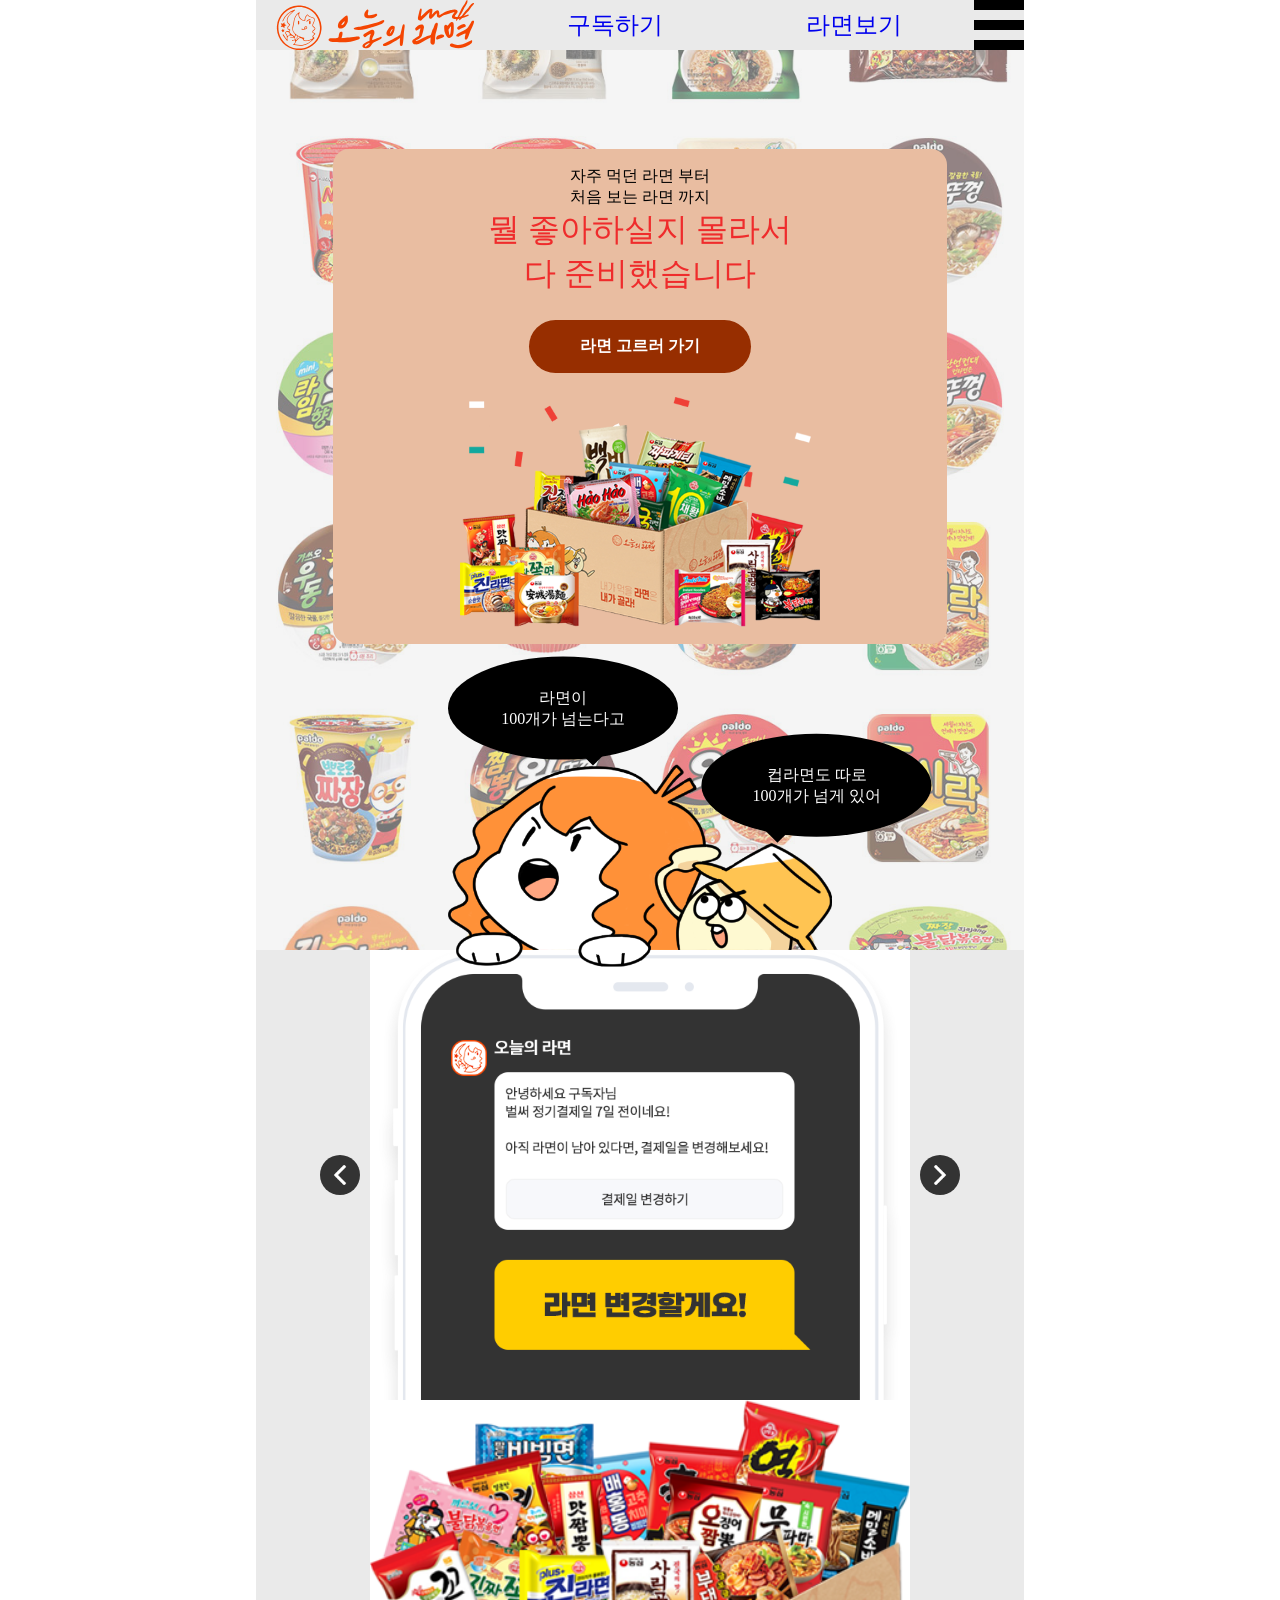
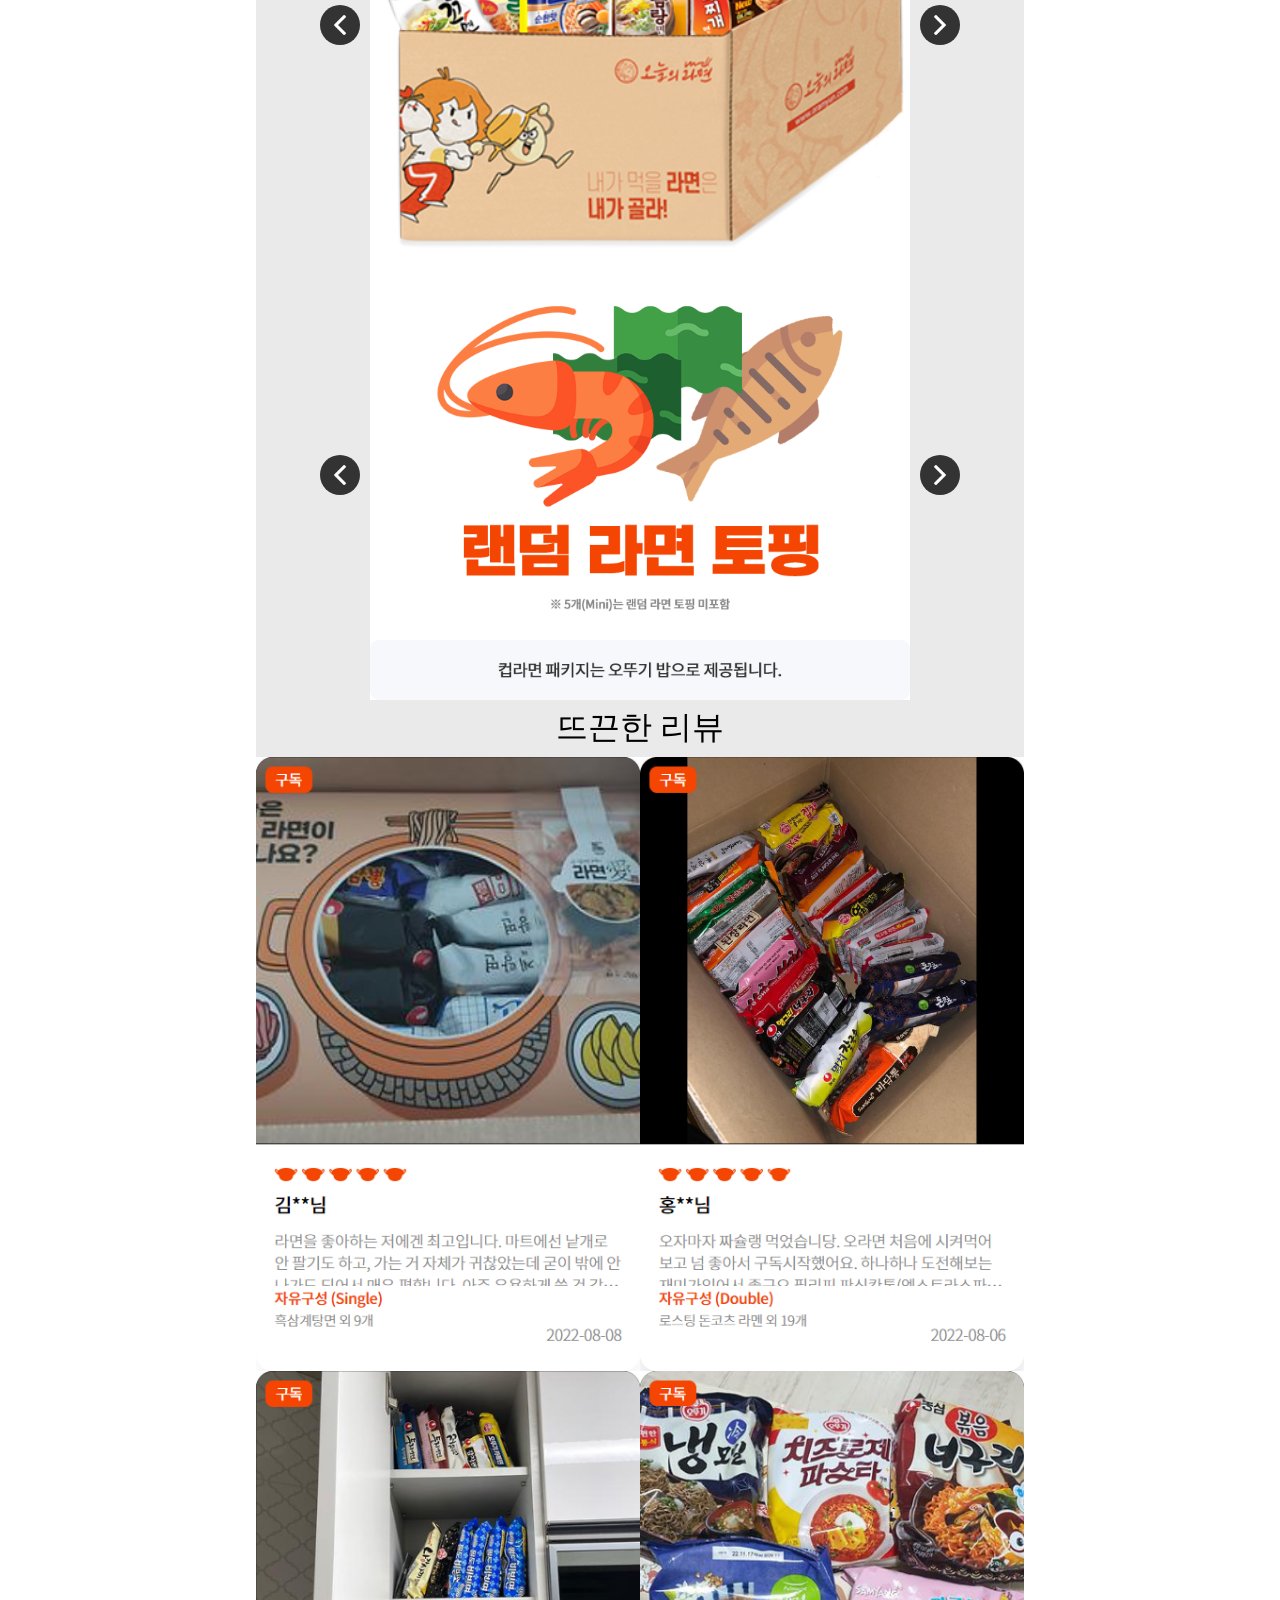
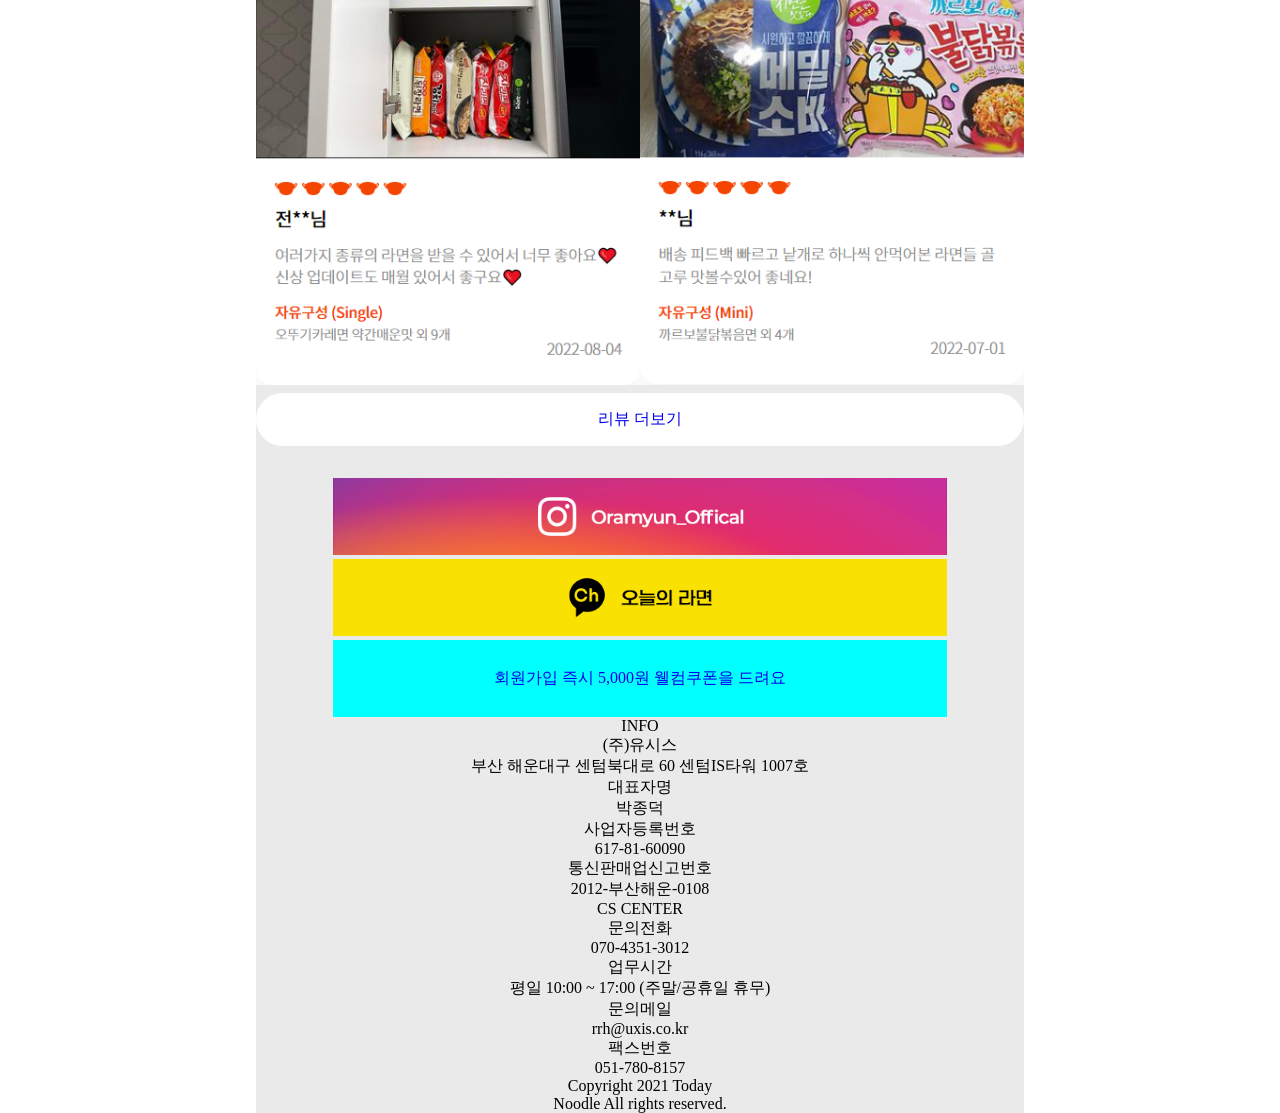
<file: index.html>
<!DOCTYPE html>
<html lang="en">
<head>
    <meta charset="UTF-8">
    <meta http-equiv="X-UA-Compatible" content="IE=edge">
    <meta name="viewport" content="width=device-width, initial-scale=1.0">
    <title>index4</title>
    <link rel="stylesheet" href="reset.css">
    <link rel="stylesheet" href="common.css">
</head>
<body>
    <div class="wrap">
        <!-- header -->
        <header>
            <div class="hd">
                <h1><a href="#"><img src="./img/logo.svg" alt="로고"></a></h1>
                <a href="#">구독하기</a>
                <a href="#">라면보기</a>
                <div class="ham">
                    <span></span>
                    <span></span>
                    <span></span>
                </div>
            </div>
        </header>
        <!-- sec1 -->
        <section class="sec1">
            <div class="ment">
                <div class="mentxt">
                    <div class="mentxt1">
                    <p>자주 먹던 라면 부터</p>
                    <p>처음 보는 라면 까지</p>
                    </div>
                    <div class="mentxt2">
                    <strong>뭘 좋아하실지 몰라서<br>다 준비했습니다</strong>
                    </div>
                </div>
                <div class="mentimg">
                    <a href="#">라면 고르러 가기</a>
                    <div class="boximg"><img src="./img/sec1_box.png" alt="첫상자"></div>
                </div>
            </div>
            <div class="bubble">
                <div class="bubbleimg">
                    <div class="bubtxt1">
                        <p>라면이<br>100개가 넘는다고</p>
                    </div>
                    <div class="bubtxt2">
                        <p>컵라면도 따로<br>
                        100개가 넘게 있어</p>
                    </div>
                    <img src="./img/sec1_charac.png" alt="말풍선캐릭터">
                </div>
            </div>
        </section>
        <!-- sec2 -->
        <section class="sec2">
            <div class="slidebox">
                <input type="radio" name="slide" id="slide01" checked>
                <input type="radio" name="slide" id="slide02">
                <input type="radio" name="slide" id="slide03">
                <input type="radio" name="slide" id="slide04">
                <ul class="slidelist">
                    <li class="slideitem">
                        <a><img src="./img/sec2slide1.png" alt="섹2슬1"></a>
                    </li>
                    <li class="slideitem">
                        <a><img src="./img/sec2slide2.png" alt="섹2슬2"></a>
                    </li>
                    <li class="slideitem">
                        <a><img src="./img/sec2slide3.png" alt="섹2슬3"></a>
                    </li>
                    <li class="slideitem">
                        <a><img src="./img/sec2slide4.png" alt="섹2슬4"></a>
                    </li>                    
                </ul>
                <div class="slide-control">
                    <div class="control01">
                        <label for="slide04" class="prev"></label>
                        <label for="slide02" class="next"></label>
                    </div>
                    <div class="control02">
                        <label for="slide01" class="prev"></label>
                        <label for="slide03" class="next"></label>
                    </div>
                    <div class="control03">
                        <label for="slide02" class="prev"></label>
                        <label for="slide04" class="next"></label>
                    </div>
                    <div class="control04">
                        <label for="slide03" class="prev"></label>
                        <label for="slide01" class="next"></label>
                    </div>
                </div>
            </div>
        </section>
        <!-- sec3 -->
        <section class="sec3">
            <div class="slidebox">
                <input type="radio" name="slide2" id="slide05" checked>
                <input type="radio" name="slide2" id="slide06">
                <input type="radio" name="slide2" id="slide07">
                <input type="radio" name="slide2" id="slide08">
                <ul class="slidelist">
                    <li class="slideitem">
                        <a><img src="./img/sec3slide1.png" alt="섹3슬1"></a>
                    </li>
                    <li class="slideitem">
                        <a><img src="./img/sec3slide2.png" alt="섹3슬2"></a>
                    </li>
                    <li class="slideitem">
                        <a><img src="./img/sec3slide3.png" alt="섹3슬3"></a>
                    </li>
                    <li class="slideitem">
                        <a><img src="./img/sec3slide4.png" alt="섹3슬4"></a>
                    </li>                    
                </ul>
                <div class="slide-control">
                    <div class="control01">
                        <label for="slide08" class="prev"></label>
                        <label for="slide06" class="next"></label>
                    </div>
                    <div class="control02">
                        <label for="slide05" class="prev"></label>
                        <label for="slide07" class="next"></label>
                    </div>
                    <div class="control03">
                        <label for="slide06" class="prev"></label>
                        <label for="slide08" class="next"></label>
                    </div>
                    <div class="control04">
                        <label for="slide07" class="prev"></label>
                        <label for="slide05" class="next"></label>
                    </div>
                </div>
            </div>
        </section>
            <!-- sec4 -->
        <section class="sec4">
            <div class="slidebox">
                <input type="radio" name="slide3" id="slide09" checked>
                <input type="radio" name="slide3" id="slide10">
                <input type="radio" name="slide3" id="slide11">
                <ul class="slidelist">
                    <li class="slideitem">
                        <a><img src="./img/sec4slide1.png" alt="섹4슬1"></a>
                    </li>
                    <li class="slideitem">
                        <a><img src="./img/sec4slide2.png" alt="섹4슬2"></a>
                    </li>
                    <li class="slideitem">
                        <a><img src="./img/sec4slide3.png" alt="섹4슬3"></a>
                    </li>
                </ul>
                <div class="slide-control">
                    <div class="control01">
                        <label for="slide11" class="prev"></label>
                        <label for="slide10" class="next"></label>
                    </div>
                    <div class="control02">
                        <label for="slide09" class="prev"></label>
                        <label for="slide11" class="next"></label>
                    </div>
                    <div class="control03">
                        <label for="slide10" class="prev"></label>
                        <label for="slide09" class="next"></label>
                    </div>                   
                </div>
            </div>
        </section>    
            <!-- sec5 -->
            <section class="sec5">
                <h2>뜨끈한 리뷰</h2>
                <div class="revimg">
                    <div><img src="./img/sec5img1.png" alt="리뷰이미지1"></div>
                    <div><img src="./img/sec5img2.png" alt="리뷰이미지2"></div>
                    <div><img src="./img/sec5img3.png" alt="리뷰이미지3"></div>
                    <div><img src="./img/sec5img4.png" alt="리뷰이미지4"></div>
                </div>
                <a href="#">리뷰 더보기</a>
            </section>
            <!-- sec6 -->
            <section class="sec6">
                <div class="devlink">
                    <!-- <a href="#"><img src="" alt="라면월드컵"></a> -->
                    <!-- <a href="#"><img src="" alt="이달의레시피"></a> -->
                    <!-- <a href="#"><img src="" alt="라니툰"></a> -->
                    <!-- <a href="#"><img src="" alt="5000원쿠폰"></a> -->
                </div>
                <div class="sns">
                    <a href="#"><img src="./img/insta.png" alt="인스타그램"></a>
                    <a href="#"><img src="./img/kakao.png" alt="카카오톡"></a>
                    <a href="#" class="coupon">회원가입 즉시 5,000원 웰컴쿠폰을 드려요</a>
                </div>
            </section>
            <!-- footer -->
            <footer >
                <p>INFO</p>
                <p>(주)유시스</p>
                <p>부산 해운대구 센텀북대로 60 센텀IS타워 1007호</p>
                <p>대표자명</p>
                <p>박종덕</p>
                <p>사업자등록번호</p>
                <p>617-81-60090</p>
                <p>통신판매업신고번호</p>
                <p>2012-부산해운-0108</p>
                <p>CS CENTER</p>
                <p>문의전화</p>
                <p>070-4351-3012</p>
                <p>업무시간</p>
                <p>평일 10:00 ~ 17:00 (주말/공휴일 휴무)</p>
                <p>문의메일</p>
                <p>rrh@uxis.co.kr</p>
                <p>팩스번호</p>
                <p>051-780-8157</p>
                <p>Copyright 2021 Today</p>
                <p>Noodle All rights reserved.</p>
            </footer>
    </div>
</body>
</html>
</file>
<file: common.css>
.wrap {
    background-color: #EAEAEA;
    max-width: 768px;
    margin: auto;
    min-width: 280px;
    position:relative;
}

a {
    text-decoration: none;
}

img {
    width: 100%;
    height: 100%;
}

/* header 상단 고정 바 start */

header {
    top: 0;
    height: 50px;
    max-width:768px;
    width: 100%;
    position: fixed;
    background-color: #eaeaea;
    z-index: 10000;
}

.hd {
    display: flex;
    justify-content: space-between;
    align-items: center;
    min-width: 280px;
    text-align:center;
}

.hd h1 {
    height: 50px;
    flex: 1;
}
.hd h1 a {
    display: block;
    height: 100%;
}

.hd>a {
    height:50px;
    line-height:50px;
    font-size:1.5rem;
    flex: 1;
}

.hd a>span {
    font-size: 2rem;
}

.hd .ham {
    width: 50px;
    height: 50px;
    display: flex;
    flex-direction: column;
    justify-content: space-between;
}

.hd .ham:hover {
    cursor: pointer;
}

.hd .ham span {
    width: 100%;
    height: 10px;
    background-color: black;
}

/* header 상단 고정 바 end */

/* sec1 start */

.sec1 {
    display: flex;
    margin-top: 50px;
    position: relative;
    justify-content: center;
    z-index:10;
    height:100vh;
}

.sec1::after {
    width: 100%;
    height: 100%;
    content: "";
    background-image: url(./img/sec1bag.jpg);
    background-repeat:no-repeat;
    background-position:center;
    background-size:cover;
    position: absolute;
    top: 0;
    left: 0;
    z-index:20;
    opacity: 0.5;
}

.sec1 .ment {
    /* border: 1px solid black; */
    background-color: #E9BDA1;
    width: 80%;
    height: 55%;
    transform: translatey(20%);
    display: flex;
    flex-direction:column;
    position: relative;
    justify-content: center;
    align-items: center;
    border-radius: 1rem;
    z-index:30;
}

.sec1 .ment .mentimg {
    /* position: absolute; */
    display: flex;
    flex-direction:column;
    justify-content: center;
    align-items: center;
    width: 60%;
    bottom: 7%;
}

.sec1 .ment .mentimg a {
    font-weight: bold;
    display:block;
    color: white;
    border-radius: 2rem;
    background-color: #972E00;
    text-align: center;
    width: 60%;
    padding: 1rem;
    margin:1.5rem 0;
}

.boximg {
    width:360px;
    height:230px;
}
.boximg img {width:100%;}

.sec1 .ment .mentxt {
    text-align: center;
    width: 80%;
    top: 10%;
}

.sec1 .ment .mentxt .mentxt1 {}

.sec1 .ment .mentxt .mentxt2 {
    font-size: 2rem;
    color: #EF2C2C;
}

.sec1 .bubble {
    position: absolute;
    /* border: 1px solid black; */
    width: 100%;
    height: 20%;
    bottom: 0;
    display: flex;
    justify-content: space-between;
    z-index:30;
}

.sec1 .bubble .bubbleimg {
    /* border: 1px solid red; */
    position: absolute;
    margin: 0 auto;
    width: 50%;
    bottom: 0;
    left: 25%;
    transform: translateY(10%);
}

.sec1 .bubble .bubbleimg .bubtxt1 {
    position: absolute;
    background-color: #22ac38;
    padding: 1rem;
    width: 60%;
    height: 50%;
    color: #FFF;
    border-radius: 50%;
    background-color: #000;
    transform: translate(0%, -105%);
    display: flex;
    justify-content: center;
    align-items: center;
    text-align: center;
}

.sec1 .bubble .bubbleimg .bubtxt1::after {
    content: "";
    position: absolute;
    right: 30%;
    top: 90%;
    border-left: 1rem solid transparent;
    border-right: 1rem solid transparent;
    border-top: 1rem solid #000;
}

.sec1 .bubble .bubbleimg .bubtxt2 {
    position: absolute;
    background-color: #22ac38;
    padding: 1rem;
    width: 60%;
    height: 50%;
    color: #FFF;
    border-radius: 50%;
    background-color: #000;
    transform: translate(110%, -30%);
    display: flex;
    justify-content: center;
    align-items: center;
    text-align: center;
}

.sec1 .bubble .bubbleimg .bubtxt2::after {
    content: "";
    position: absolute;
    right: 60%;
    top: 90%;
    border-left: 1rem solid transparent;
    border-right: 1rem solid transparent;
    border-top: 1rem solid #000;
}

/* sec1 end */

/* sec2 start */

.sec2 {
    height: 50vh;
}

.sec2 .slidebox {
    max-width:60vh;
    height:100%;
    margin:0 auto;
    position:relative;
}

.sec2 .slidebox .slidelist {
    position:relative;
    white-space:nowrap;
    font-size:0;
    height:100%;
    overflow:hidden;
}

.sec2 .slidebox .slidelist .slideitem {
    position: relative;
    display: inline-block;
    background-color: #fff;
    width: 100%;
    height:100%;
    transition: all 1s;
}

.sec2 .slidebox .slidelist .slideitem>a {
    display: block;
    width: auto;
    height:100%;
    position: relative;
}

.sec2 .slidebox .slidelist .slideitem >a img {
    width:100%;
    height:100%;    
}

.sec2 .slidebox .slide-control [class*="control"] label {
    position: absolute;
    z-index: 10;
    top: 50%;
    transform: translateY(-50%);
    padding: 20px;
    border-radius: 50%;
    cursor: pointer;
}

.sec2 .slidebox .slide-control [class*="control"] label.prev {
    left: -50px;
    background: #333 url('./img/left-arrow.png') center center / 50% no-repeat;
}

.sec2 .slidebox .slide-control [class*="control"] label.next {
    right: -50px;
    background: #333 url('./img/right-arrow.png') center center / 50% no-repeat;
}

.sec2 [name="slide"] {
    display: none;
}

.sec2 #slide01:checked~.slidelist .slideitem {
    left: 0;
}

.sec2 #slide02:checked~.slidelist .slideitem {
    left: -100%;
}

.sec2 #slide03:checked~.slidelist .slideitem {
    left: -200%;
}

.sec2 #slide04:checked~.slidelist .slideitem {
    left: -300%;
}

.sec2 .slide-control [class*="control"] {
    display: none;
}

.sec2 #slide01:checked~.slide-control .control01 {
    display: block;
}

.sec2 #slide02:checked~.slide-control .control02 {
    display: block;
}

.sec2 #slide03:checked~.slide-control .control03 {
    display: block;
}

.sec2 #slide04:checked~.slide-control .control04 {
    display: block;
}

/* sec2 end */

/* sec3 start */

.sec3 {
    height: 50vh;
}

.sec3 .slidebox {
    max-width:60vh;
    height:100%;
    margin:0 auto;
    position:relative;
}

.sec3 .slidebox .slidelist {
    position:relative;
    white-space:nowrap;
    font-size:0;
    height:100%;
    overflow:hidden;
}

.sec3 .slidebox .slidelist .slideitem {
    position: relative;
    display: inline-block;
    background-color: #fff;
    width: 100%;
    height:100%;
    transition: all 1s;
}

.sec3 .slidebox .slidelist .slideitem>a {
    display: block;
    width: auto;
    height:100%;
    position: relative;
}

.sec3 .slidebox .slidelist .slideitem >a img {
    width:100%;
    height:100%;    
}

.sec3 .slidebox .slide-control [class*="control"] label {
    position: absolute;
    z-index: 10;
    top: 50%;
    transform: translateY(-50%);
    padding: 20px;
    border-radius: 50%;
    cursor: pointer;
}

.sec3 .slidebox .slide-control [class*="control"] label.prev {
    left: -50px;
    background: #333 url('./img/left-arrow.png') center center / 50% no-repeat;
}

.sec3 .slidebox .slide-control [class*="control"] label.next {
    right: -50px;
    background: #333 url('./img/right-arrow.png') center center / 50% no-repeat;
}

.sec3 [name="slide2"] {
    display: none;
}

.sec3 #slide05:checked~.slidelist .slideitem {
    left: 0;
}

.sec3 #slide06:checked~.slidelist .slideitem {
    left: -100%;
}

.sec3 #slide07:checked~.slidelist .slideitem {
    left: -200%;
}

.sec3 #slide08:checked~.slidelist .slideitem {
    left: -300%;
}

.sec3 .slide-control [class*="control"] {
    display: none;
}

.sec3 #slide05:checked~.slide-control .control01 {
    display: block;
}

.sec3 #slide06:checked~.slide-control .control02 {
    display: block;
}

.sec3 #slide07:checked~.slide-control .control03 {
    display: block;
}

.sec3 #slide08:checked~.slide-control .control04 {
    display: block;
}

/* sec3 end */

.sec4 {
    height: 50vh;
}

.sec4 .slidebox {
    max-width:60vh;
    height:100%;
    margin:0 auto;
    position:relative;
}

.sec4 .slidebox .slidelist {
    position:relative;
    white-space:nowrap;
    font-size:0;
    height:100%;
    overflow:hidden;
}

.sec4 .slidebox .slidelist .slideitem {
    position: relative;
    display: inline-block;
    background-color: #fff;
    width: 100%;
    height:100%;
    transition: all 1s;
}

.sec4 .slidebox .slidelist .slideitem>a {
    display: block;
    width: auto;
    height:100%;
    position: relative;
}

.sec4 .slidebox .slidelist .slideitem >a img {
    width:100%;
    height:100%;    
}

.sec4 .slidebox .slide-control [class*="control"] label {
    position: absolute;
    z-index: 10;
    top: 50%;
    transform: translateY(-50%);
    padding: 20px;
    border-radius: 50%;
    cursor: pointer;
}

.sec4 .slidebox .slide-control [class*="control"] label.prev {
    left: -50px;
    background: #333 url('./img/left-arrow.png') center center / 50% no-repeat;
}

.sec4 .slidebox .slide-control [class*="control"] label.next {
    right: -50px;
    background: #333 url('./img/right-arrow.png') center center / 50% no-repeat;
}

.sec4 [name="slide3"] {
    display: none;
}

.sec4 #slide09:checked~.slidelist .slideitem {
    left: 0;
}

.sec4 #slide10:checked~.slidelist .slideitem {
    left: -100%;
}

.sec4 #slide11:checked~.slidelist .slideitem {
    left: -200%;
}

.sec4 .slide-control [class*="control"] {
    display: none;
}

.sec4 #slide09:checked~.slide-control .control01 {
    display: block;
}

.sec4 #slide10:checked~.slide-control .control02 {
    display: block;
}

.sec4 #slide11:checked~.slide-control .control03 {
    display: block;
}

/* sec4 end */

/* sec5 start */

.sec5 {
    display:flex;
    flex-direction:column;    
    align-items: center;
}

.sec5 h2 {
    top:0;
    padding:0.4rem;
    font-size:2rem;
}

.sec5 .revimg {
    display:flex;
    flex-direction:row;
    flex-wrap:wrap;
    /* height:90%; */
    /* width:100%; */
}

.sec5 .revimg div {
    width:50%;
}

.sec5 .revimg div img {width:100%;}

.sec5 a {
    margin-top:0.5rem;
    width:100%;
    text-align:center;
    padding:1rem;
    background-color:white;
    border-radius:2rem;
}

/* sec5 end */

/* sec6 start */

.sec6 {
    display:flex;
    flex-direction:column;    
    align-items: center;
}

.sec6 .devlink {
    padding-top:1rem;
    display:flex;
    flex-direction:row;
    flex-wrap:wrap;
    height:60%;
    width:100%;
}

.sec5 .devlink img {
    height:50%;
    width:50%;
}

.sec6 .sns {
    padding-top:1rem;
    display:flex;
    flex-direction:row;
    flex-wrap:wrap;
    align-items:center;
    height:30%;
    width:80%;    
}
.sns .coupon{
    display:block;
    width:614.39px;
    height:76.8px;
    line-height:76.8px;
    text-align:center;
    background-color:aqua;
}

footer {text-align:center;}
</file>
